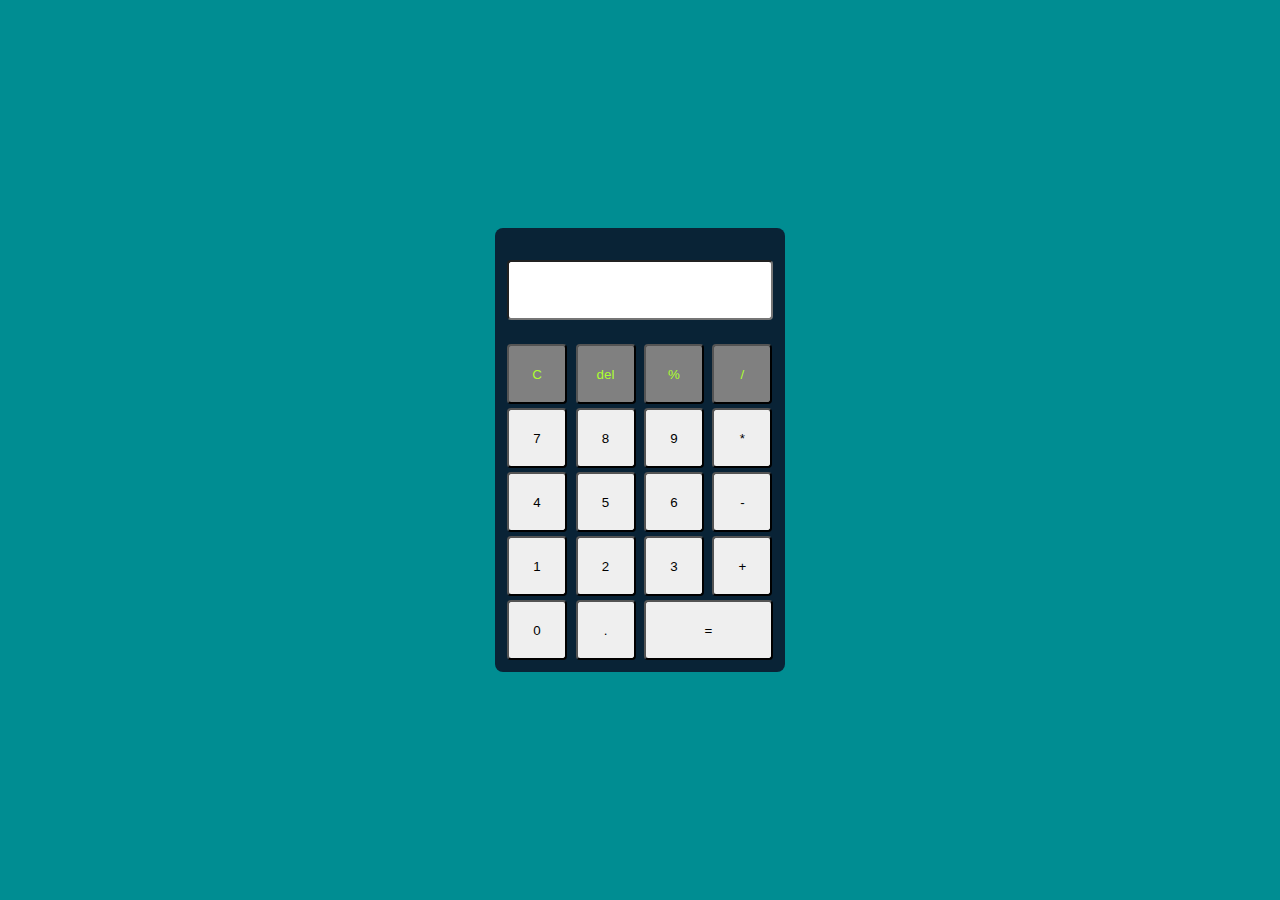
<file: Calculator/index.html>
<html lang="en">
<head>
    <meta charset="UTF-8">
    <meta name="viewport" content="width=device-width, initial-scale=1.0">
    <meta name="description" content="Calculator">
    <title>Calculator-MHA</title>
    <link rel="stylesheet" href="style.css">
</head>
<body>
    <div class="container">
        <div class="calculator">
            <form>
                <div class="display">
                    <input type="text" name="display" id="">
                </div>
                <div class="first-row">
                    <input type="button" value="C" onclick="display.value=''">
                    <input type="button" value="del" onclick="display.value=display.value.toString().slice(0,-1)"> 
                    <input type="button" value="%" onclick="display.value +='%'">
                    <input type="button" value="/" onclick="display.value +='/'">
                </div>
                <div>
                    <input type="button" value="7" onclick="display.value+='7'">
                    <input type="button" value="8" onclick="display.value +='8'">
                    <input type="button" value="9" onclick="display.value +='9'">
                    <input type="button" value="*" onclick="display.value +='*'" >
                </div>
                <div>
                    <input type="button" value="4" onclick="display.value +='4'">
                    <input type="button" value="5" onclick="display.value +='5'">
                    <input type="button" value="6" onclick="display.value +='6'">
                    <input type="button" value="-" onclick="display.value +='-'">
                </div>
                <div>
                    <input type="button" value="1" onclick="display.value +='1'"> 
                    <input type="button" value="2" onclick="display.value +='2'">
                    <input type="button" value="3" onclick="display.value +='3'">
                    <input type="button" value="+" onclick="display.value +='+'">
                </div>
                <div>
                    
                    <input type="button" value="0" onclick="display.value +='0'">
                    <input type="button" value="." onclick="display.value +='.'">
                    <input type="button" value="=" onclick="display.value= eval(display.value)" class="equal" >
                </div>
            </form>
        </div>
    </div>
</body>
</html>
</file>
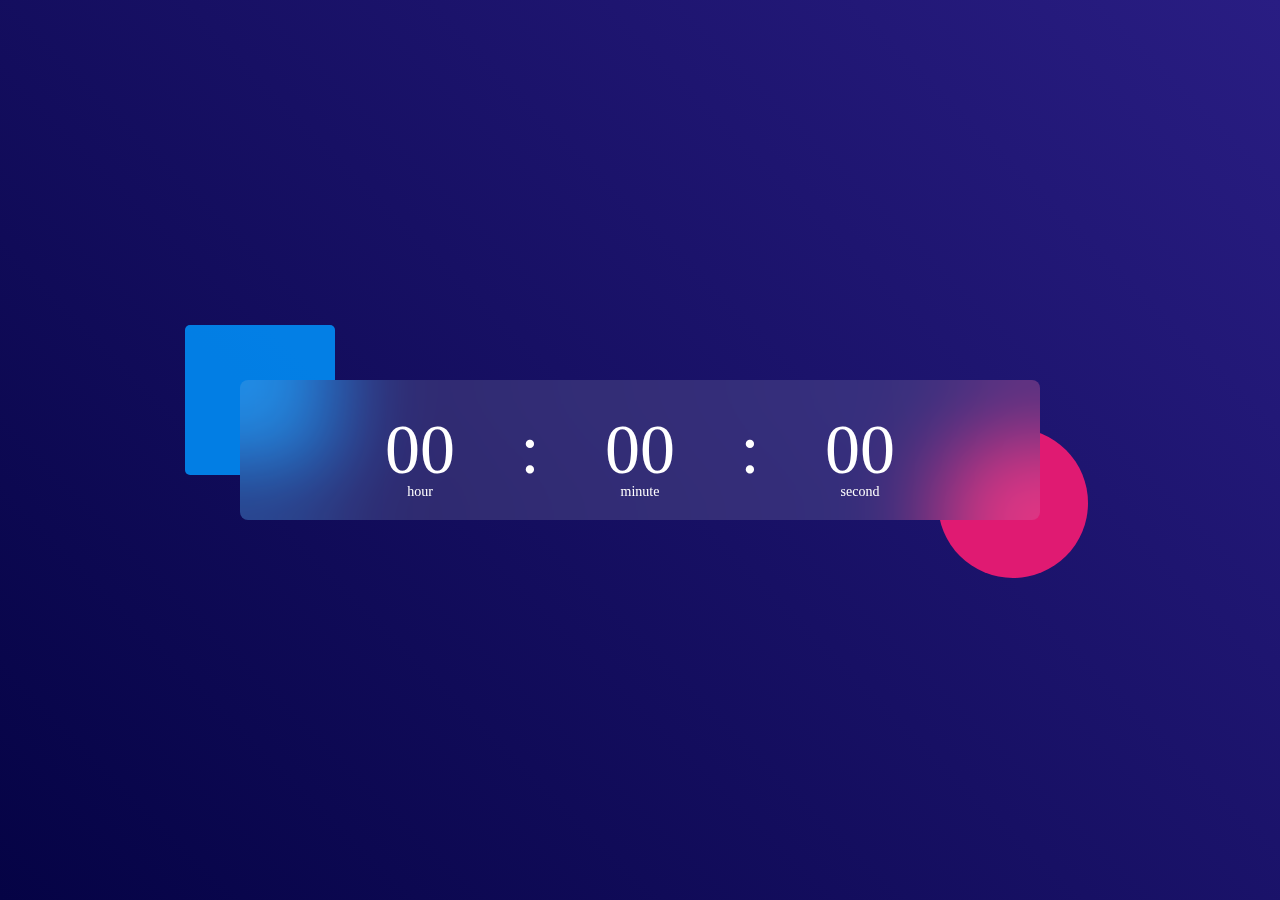
<file: Digital_clock/index.html>
<html lang="en">
<head>
    <meta charset="UTF-8">
    <meta name="viewport" content="width=device-width, initial-scale=1.0">
    <meta name="description" content="">

    <title>Digital clock</title>

    <link rel="stylesheet" href="style.css">
</head>
<body>
    <div class="hero">
        <div class="container">
            <div class="clock">
                <span id="hrs">00</span>
                <span>:</span>
                <span id="min">00</span>
                <span>:</span>
                <span id="sec">00</span>
                
            </div>
        </div>
    </div>
    <script src="script.js"></script>
</body>
</html>
</file>
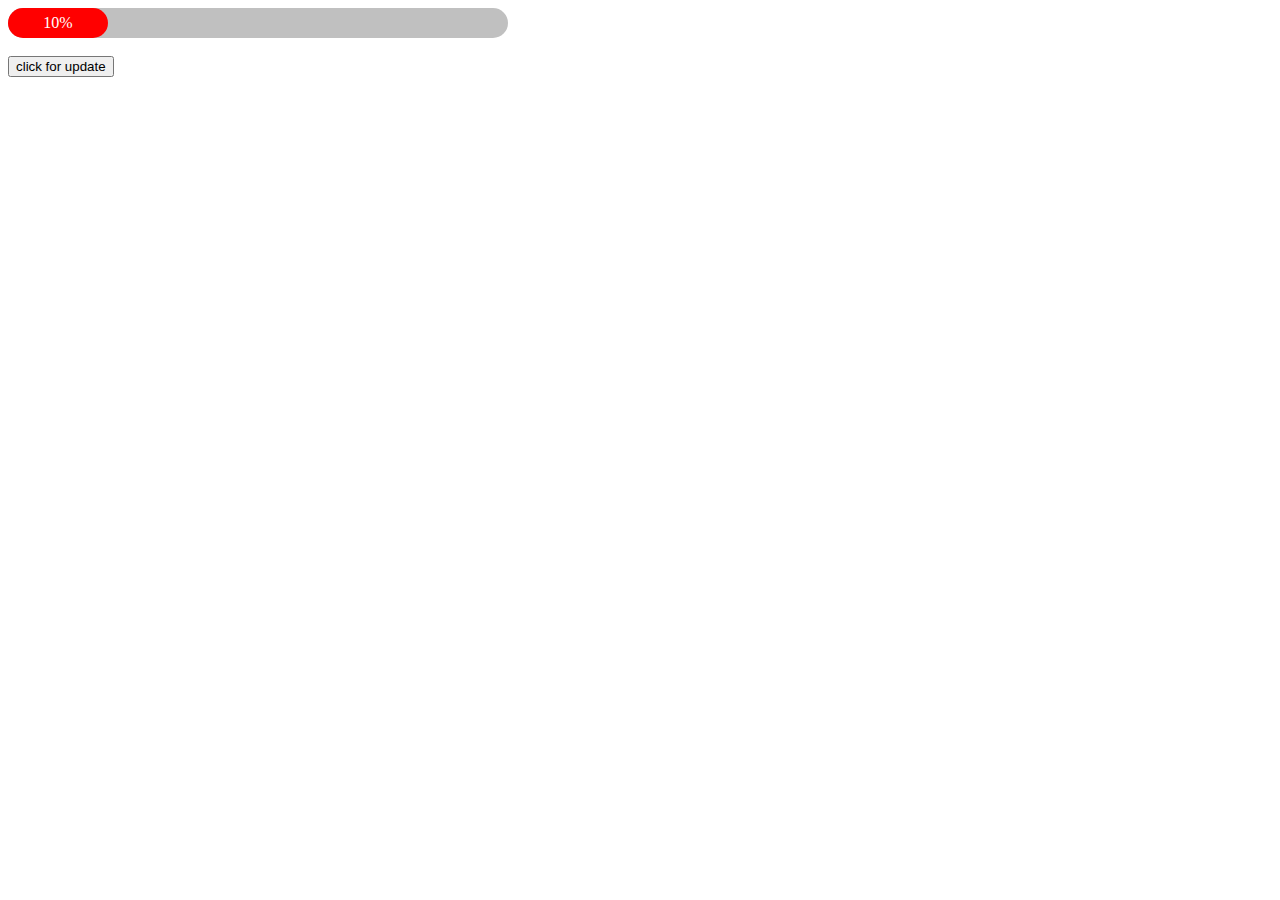
<file: progress_bar/index.html>
<html lang="en">

<head>
    <meta charset="UTF-8">
    <meta name="viewport" content="width=device-width, initial-scale=1.0">
    <meta name="description" content="progress bar.">
    <title>line-bar</title>
    <style>
        .bar {

            width: 500px;
            /* height: 30px; */
            background: #c0c0c0;
            border-radius: 20px;
        }

        #progress {
            height: 30px;
            width: 20%;
            line-height: 30px;
            background-color: red;
            text-align: center;
            color:white;
            border-radius: 20px;
            
        }
    </style>
</head>

<body>
    <div class="bar">
        <div id="progress">10%</div>
    </div>
    <br>
    <button onclick="move()">click for update</button>

    <script>
        let i = 0; //Animation still not started.
        function move(){
            if(i==0){
                i=1; //Starts the animation.
                let elem=document.getElementById('progress');
                let width=10;
                let id = setInterval(frame,20); //Animation going.
                function frame(){
                    if(width>=75){
                        clearInterval();
                        i=0;
                    }else{
                        // Logic of animation.
                        width++;
                        elem.style.width=width+"%";
                        elem.innerHTML = width + '%';
                    }
                }

            }
        }
        
    </script>
</body>

</html>
</file>
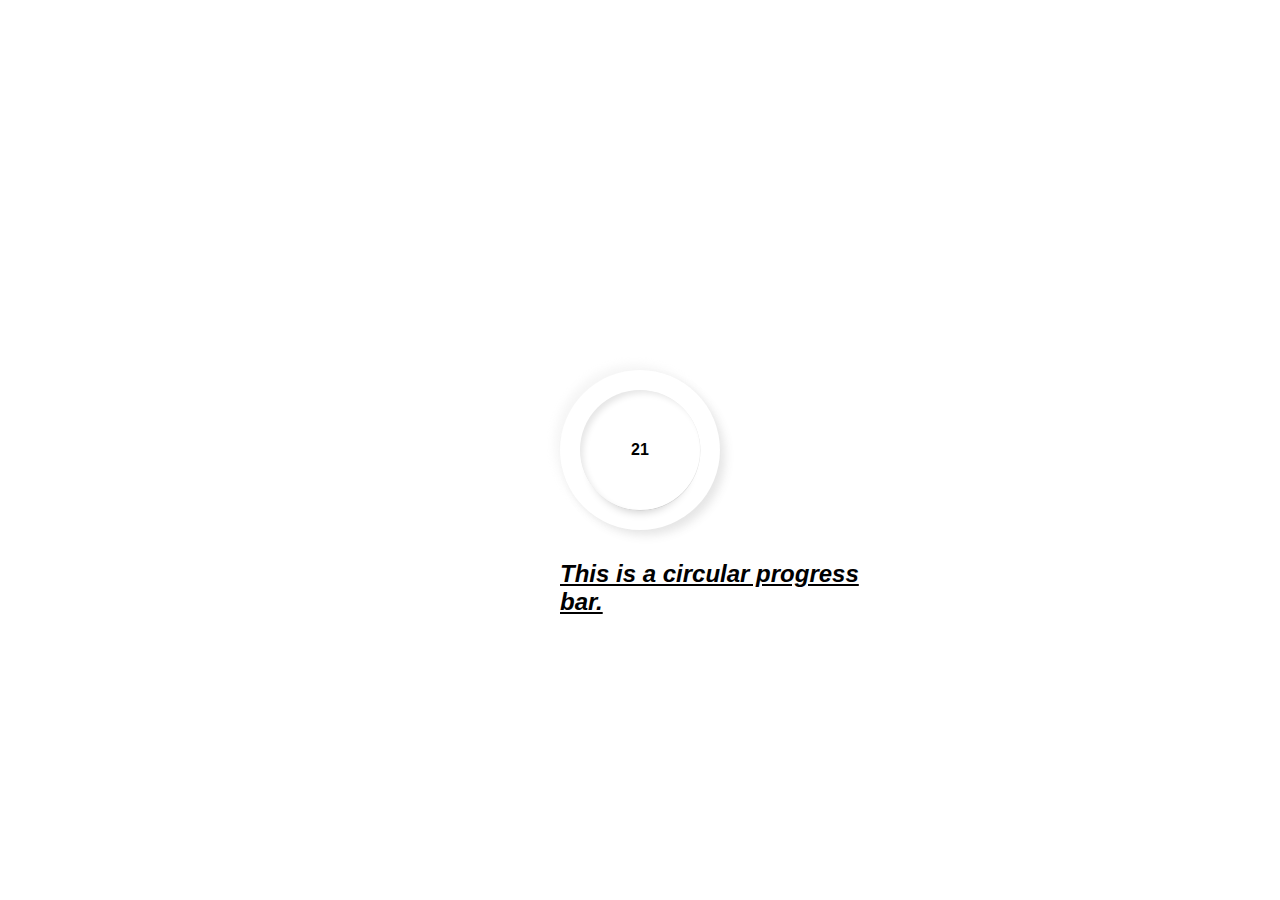
<file: round_progress_bar/index.html>
<html lang="en">

<head>
    <meta charset="UTF-8">
    <meta name="viewport" content="width=device-width, initial-scale=1.0">
    <meta name="description" content="Round progress Bar">
    <title>Round_Progress</title>

    <style>
        * {
            margin: 0;
            padding: 0;
            box-sizing: border-box;
            font-family: 'poppins', sans-serif;
        }

        body {
            display: flex;
            align-items: center;
            justify-content: center;
        }

        .bar {
            Height: 160px;
            width: 160px;
            /* border: 2px solid black; */
            position: relative;
        }

        .outer {
            Height: 160px;
            width: 160px;
            /* border: 2px solid rgb(0, 0, 0); */
            box-shadow: 6px 6px 10px -1px rgba(78, 78, 78, 0.15),
                -6px -6px 10px -1px rgba(230, 230, 230, 0.4);
            border-radius: 50%;
            padding: 20px;
        }

        .inner {
            Height: 120px;
            width: 120px;
            display: flex;
            justify-content: center;
            align-items: center;
            font-weight: 700;
            /* border: 2px solid rgb(255, 13, 0); */
            box-shadow: inset 4px 4px 6px -1px rgba(0, 0, 0, 0.1),
                inset -4px -4px 6px -1px rgba(255, 255, 255, 0.7),
                -0.5px -0.5px 0px rgba(255, 255, 255, 1),
                0.5px 0.5px 0px rgba(0, 0, 0, 0.1),
                0px 12px 10px -10px rgba(0, 0, 0, 0.2);
            border-radius: 50%;
        }

        circle {
            fill: none;
            stroke: url(#GradientColor);
            stroke-width: 20px;
            stroke-dasharray: 472;
            stroke-dashoffset: 472;
            animation: anime 2s linear forwards;
        }

        svg {
            position: absolute;
            top: 0;
            left: 0;
        }

        @keyframes anime {
            100% {
                stroke-dashoffset: 179;
            }

        }

        .text {
            margin-top: 30px;
            /* background-color: red; */
            width: 25vw;
            font-size: 24;
            font-weight: 600;
        }
    </style>
</head>

<body>
    <div class="bar">
        <div class="outer">
            <div class="inner">
                <div id="number">

                </div>
            </div>
        </div>
        <div class="text">
            <u><i>This is a circular progress bar.</i></u>
        </div>
        <svg xmlns="http://www.w3.org/2000/svg" version="1.1" width="160px" height="160px">
            <defs>
                <linearGradient id="GradientColor">
                    <stop offset="0%" stop-color="#e91e63" />
                    <stop offset="100%" stop-color="#673ab7" />
                </linearGradient>
            </defs>
            <circle cx="80" cy="80" r="70" stroke-linecap="round" />
        </svg>
    </div>

    <script>
        let n = document.getElementById('number');
        let count = 0;
        setInterval(() => {
            if (count > 62) {
                clearInterval();
            } else {
                count += 1;
                n.innerHTML = count;
            }
        }, 31);
    </script>
</body>

</html>
</file>
<file: Calculator/style.css>
*{
    margin: 0;
    padding: 0;
    box-sizing: border-box;
    font-family: 'poppins',sans-serif;
}
.container{
    background-color: rgb(0, 141, 146);
    height: 100vh;
    width: 100vw;
    display: flex;
    align-items: center;
    justify-content: center;
}
.calculator{
    background-color: rgb(9, 35, 54);
    border-radius: 8px;
    padding: 10px;
}

.calculator div input{
    margin: 2px;
    height: 60px;
    width: 60px;
    border-radius: 4px;
}

form .display{
    display: flex;
    flex-direction: flex-end;
    margin:20px 0;
}
form .display input{
    flex:1;
    text-align: right;
    font-size: 32px;
}

form input.equal{
    width:129px;
}
form .first-row input{
    color:greenyellow;
    background-color: grey;
}
</file>
<file: Digital_clock/style.css>
* {
  margin: 0;
  padding: 0;
  box-sizing: border-box;
}

.hero {
  width: 100vw;
  min-height: 100vh;
  background: linear-gradient(
    45deg,
    rgb(5, 3, 69),
    rgb(41, 29, 131)
  );
  color: white;
  position: relative;
}
.container {
  width: 800px;
  height: 140px;
  position: absolute;
  top: 50%;
  left: 50%;
  transform: translate(-50%, -50%);
}
.clock {
  height: 100%;
  width: 100%;
  background: rgba(255, 255, 255, 0.12);
  border-radius: 8px;
  display: flex;
  align-items: center;
  justify-content: center;
  backdrop-filter: blur(45px);
}
.container::before {
  content: "";
  height: 150px;
  width: 150px;
  border-radius: 5px;
  background: rgba(0, 149, 255, 0.838);
  position: absolute;
  top: -55px;
  left: -55px;
  z-index: -1;
}
.container::after {
  content: "";
  height: 150px;
  width: 150px;
  border-radius: 50%;
  background: rgba(254, 27, 115, 0.871);
  position: absolute;
  right: -48px;
  bottom: -58px;
  z-index: -1;
}

.clock span{
    display: inline-block;
    width: 110px;
    font-size: 70px;
    text-align: center;
    position: relative;
    
}
.clock span::after{

    font-size: 14px;
    position: absolute;
    bottom: -10px;
    left:50%; 
   transform: translateX(-50%); 
}
#hrs::after{
  content:'hour';
}
#min::after{
  content:'minute';
}
#sec::after{
  content:'second';
}
</file>
